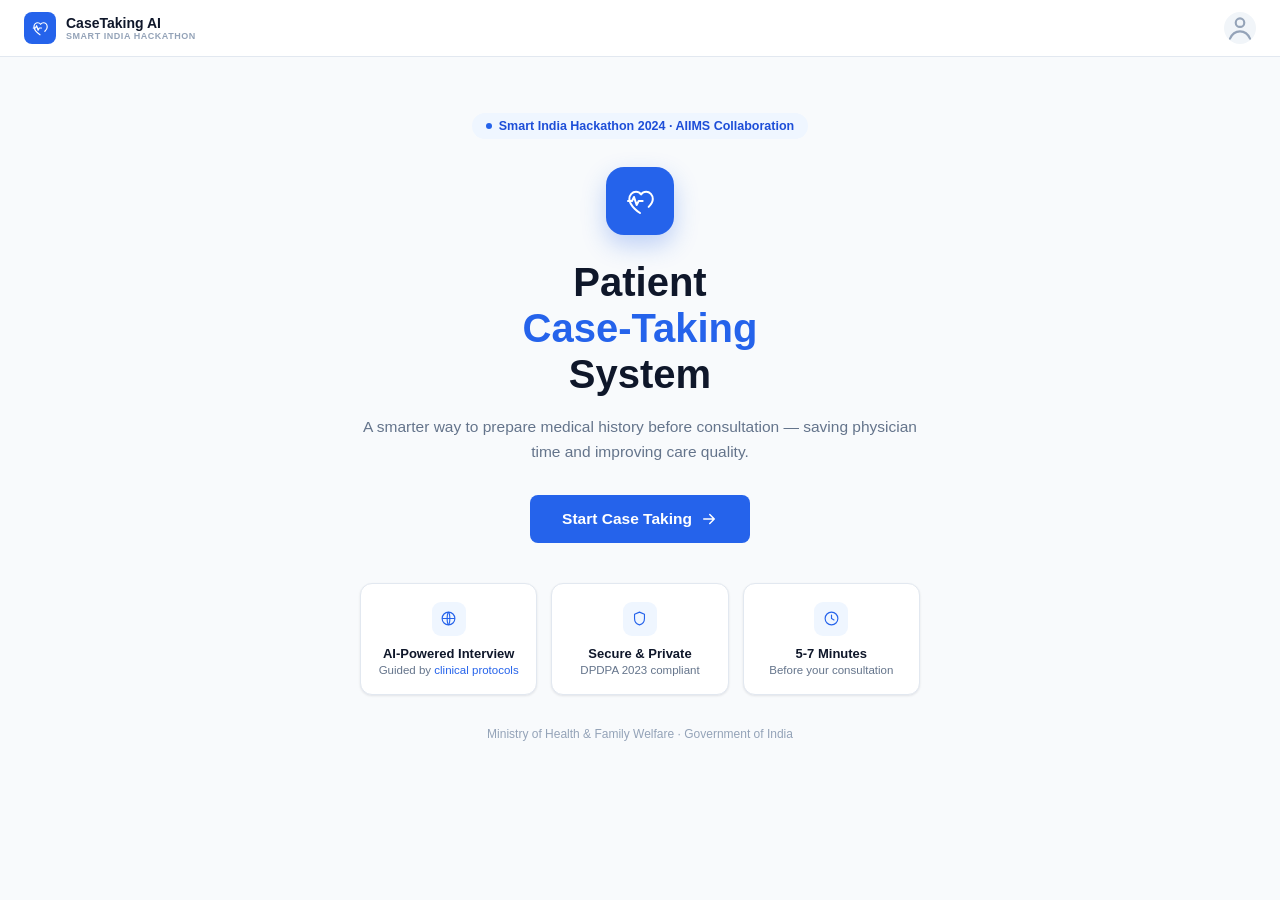
<file: index.html>
<!DOCTYPE html>
<html lang="en">
<head>
<meta charset="UTF-8">
<meta name="viewport" content="width=device-width, initial-scale=1.0">
<title>CaseTaking AI — Patient Case-Taking System</title>
<link rel="stylesheet" href="styles.css">
</head>
<body>
 
<!-- ============ TOP NAVBAR ============ -->
<header class="topbar">
  <div class="brand">
    <div class="brand-icon">
      <svg viewBox="0 0 24 24" fill="none" xmlns="http://www.w3.org/2000/svg">
        <path d="M12 21C12 21 4 15.87 4 10.5C4 7.46 6.24 5 9 5C10.54 5 11.94 5.79 12.8 7.03C13.66 5.79 15.06 5 16.6 5C19.36 5 21.6 7.46 21.6 10.5C21.6 12.6 20.3 14.66 18.5 16.4" stroke="white" stroke-width="1.6" stroke-linecap="round" stroke-linejoin="round"/>
        <path d="M3 12H6L7.5 9L9.5 15L11 12H14" stroke="white" stroke-width="1.6" stroke-linecap="round" stroke-linejoin="round"/>
      </svg>
    </div>
    <div class="brand-text">
      <span class="brand-name">CaseTaking AI</span>
      <span class="brand-sub">SMART INDIA HACKATHON</span>
    </div>
  </div>
 
  <nav class="step-nav" id="stepNav">
    <!-- populated by JS -->
  </nav>
 
  <div class="topbar-right">
    <span class="physician-badge" id="physicianBadge" hidden>Physician Mode</span>
    <div class="avatar-btn">
      <svg viewBox="0 0 24 24" fill="none" xmlns="http://www.w3.org/2000/svg">
        <circle cx="12" cy="8" r="3.2" stroke="#94a3b8" stroke-width="1.6"/>
        <path d="M4.5 20c1.5-3.6 4.6-5.5 7.5-5.5s6 1.9 7.5 5.5" stroke="#94a3b8" stroke-width="1.6" stroke-linecap="round"/>
      </svg>
    </div>
  </div>
</header>
 
<main class="app-main">
 
  <!-- ============ SCREEN 1: LANDING ============ -->
  <section class="screen" id="screen-landing">
    <div class="landing-wrap">
      <div class="eyebrow-pill">
        <span class="dot"></span> Smart India Hackathon 2024 · AIIMS Collaboration
      </div>
 
      <div class="hero-icon">
        <svg viewBox="0 0 24 24" fill="none" xmlns="http://www.w3.org/2000/svg">
          <path d="M12 21C12 21 4 15.87 4 10.5C4 7.46 6.24 5 9 5C10.54 5 11.94 5.79 12.8 7.03C13.66 5.79 15.06 5 16.6 5C19.36 5 21.6 7.46 21.6 10.5C21.6 12.6 20.3 14.66 18.5 16.4" stroke="white" stroke-width="1.5" stroke-linecap="round" stroke-linejoin="round"/>
          <path d="M3 12H6L7.5 9L9.5 15L11 12H14" stroke="white" stroke-width="1.5" stroke-linecap="round" stroke-linejoin="round"/>
        </svg>
      </div>
 
      <h1 class="hero-title">Patient<br><span class="accent">Case-Taking</span><br>System</h1>
 
      <p class="hero-desc">A smarter way to prepare medical history before consultation — saving physician time and improving care quality.</p>
 
      <button class="btn btn-primary btn-lg" id="startBtn">
        Start Case Taking
        <svg viewBox="0 0 24 24" fill="none" width="18" height="18"><path d="M5 12h14M13 6l6 6-6 6" stroke="currentColor" stroke-width="2" stroke-linecap="round" stroke-linejoin="round"/></svg>
      </button>
 
      <div class="feature-cards">
        <div class="feature-card">
          <div class="feature-icon blue">
            <svg viewBox="0 0 24 24" fill="none"><circle cx="12" cy="12" r="9" stroke="#2563eb" stroke-width="1.6"/><path d="M3 12h18M12 3c2.5 2.7 2.5 15.3 0 18M12 3c-2.5 2.7-2.5 15.3 0 18" stroke="#2563eb" stroke-width="1.6"/></svg>
          </div>
          <div class="feature-title">AI-Powered Interview</div>
          <div class="feature-sub">Guided by <a href="#">clinical protocols</a></div>
        </div>
        <div class="feature-card">
          <div class="feature-icon blue">
            <svg viewBox="0 0 24 24" fill="none"><path d="M12 3l7 3v6c0 4.5-3 8-7 9-4-1-7-4.5-7-9V6l7-3z" stroke="#2563eb" stroke-width="1.6" stroke-linejoin="round"/></svg>
          </div>
          <div class="feature-title">Secure &amp; Private</div>
          <div class="feature-sub">DPDPA 2023 compliant</div>
        </div>
        <div class="feature-card">
          <div class="feature-icon blue">
            <svg viewBox="0 0 24 24" fill="none"><circle cx="12" cy="12" r="9" stroke="#2563eb" stroke-width="1.6"/><path d="M12 7v5l3.5 2" stroke="#2563eb" stroke-width="1.6" stroke-linecap="round"/></svg>
          </div>
          <div class="feature-title">5-7 Minutes</div>
          <div class="feature-sub">Before your consultation</div>
        </div>
      </div>
 
      <p class="landing-footer">Ministry of Health &amp; Family Welfare · Government of India</p>
    </div>
  </section>
 
<!-- ============ SCREEN 2: CONSENT FORM ============ -->
  <section class="screen" id="screen-consent">
    <div class="step-wrap">
      <div class="progress-row">
        <div class="progress-track"><div class="progress-fill" style="width:16.6%"></div></div>
      </div>
      <div class="step-meta">
        <span>Step 1 of 6</span>
        <span class="step-meta-title">Consent</span>
      </div>
 
      <h2 class="step-heading">Consent Form</h2>
      <p class="step-subheading">Please review the terms and provide consent before beginning your consultation preparation.</p>
 
      <div class="card consent-card">
        <div class="consent-head">
          <span class="consent-icon">ⓘ</span>
          <span>Informed Consent</span>
        </div>
        <ul class="consent-list">
          <li><span class="tick">✓</span> Your health information will be collected via AI-guided interview</li>
          <li><span class="tick">✓</span> Data is encrypted and shared only with your assigned physician</li>
          <li><span class="tick">✓</span> You may withdraw consent at any time during the session</li>
          <li><span class="tick">✓</span> AI-generated summaries are verified by your doctor before use</li>
          <li><span class="tick amber">✓</span> This system complies with the Digital Personal Data Protection Act, 2023</li>
        </ul>
        <hr class="divider">
        <label class="checkbox-row">
          <input type="checkbox" id="consentCheck">
          <span>I have read and agree to the consent terms. I voluntarily provide my health information for pre-consultation preparation.</span>
        </label>
      </div>
 
      <button class="btn btn-primary btn-block" id="consentContinueBtn" disabled>Continue →</button>
      <p class="helper-text" id="consentHelper">Please accept the consent to proceed</p>
    </div>
  </section>

  <!-- ============ SCREEN 3: PATIENT INFORMATION ============ -->
  <section class="screen" id="screen-patient">
    <div class="step-wrap">
      <div class="progress-row">
        <div class="progress-track"><div class="progress-fill" style="width:33.3%"></div></div>
      </div>
      <div class="step-meta">
        <span>Step 2 of 6</span>
        <span class="step-meta-title">Patient Information</span>
      </div>
 
      <h2 class="step-heading">Patient Information</h2>
      <p class="step-subheading">Please provide your basic details for the medical record.</p>
 
      <div class="card">
        <div class="form-grid-2">
          <div class="field">
            <label>Full Name <span class="req">*</span></label>
            <input type="text" id="patientFullName" placeholder="Rajesh Kumar">
          </div>
          <div class="field">
            <label>Age <span class="req">*</span></label>
            <input type="number" id="patientAge" placeholder="42">
          </div>
        </div>
 
        <div class="field">
          <label>Gender <span class="req">*</span></label>
          <div class="segmented" id="genderSeg">
            <button type="button" class="seg-btn selected" data-gender="Male">Male</button>
            <button type="button" class="seg-btn" data-gender="Female">Female</button>
            <button type="button" class="seg-btn" data-gender="Other">Other</button>
          </div>
          <input type="hidden" id="patientGender" value="Male">
        </div>
 
        <div class="field">
          <label>Phone Number <span class="req">*</span></label>
          <input type="text" id="patientPhone" placeholder="+91 98765 43210">
        </div>
 
        <div class="field">
          <label>Date of Birth</label>
          <input type="text" id="patientDob" placeholder="dd-mm-yyyy">
        </div>
 
        <hr class="divider">
        <div class="section-label">
          <svg viewBox="0 0 24 24" fill="none" width="15" height="15"><path d="M6.6 10.8c1.4 2.8 3.8 5.2 6.6 6.6l2.2-2.2c.3-.3.7-.4 1.1-.3 1.2.4 2.5.6 3.8.6.6 0 1 .5 1 1V20c0 .6-.4 1-1 1C10.6 21 3 13.4 3 4c0-.6.5-1 1-1h3.5c.5 0 1 .4 1 1 0 1.3.2 2.6.6 3.8.1.4 0 .8-.3 1.1L6.6 10.8z" stroke="#64748b" stroke-width="1.4"/></svg>
          Emergency Contact <span class="optional">(optional)</span>
        </div>
 
        <div class="form-grid-2">
          <div class="field">
            <label>Contact Name</label>
            <input type="text" id="patientEmergencyName" placeholder="Priya Kumar">
          </div>
          <div class="field">
            <label>Relationship</label>
            <input type="text" id="patientEmergencyRelation" placeholder="Spouse">
          </div>
        </div>
 
        <div class="field">
          <label>Emergency Phone</label>
          <input type="text" id="patientEmergencyPhone" placeholder="+91 98765 43211">
        </div>
      </div>
 
      <div class="notice-box">
        <span>ⓘ</span> Fields marked * are required. All information is encrypted end-to-end and accessible only to your assigned physician.
      </div>
 
      <button class="btn btn-primary btn-block" id="patientContinueBtn">Continue →</button>
    </div>
  </section>
 
  <!-- ============ SCREEN 4: AI HEALTH INTERVIEW ============ -->
  <section class="screen" id="screen-interview">
    <div class="step-wrap wide">
      <div class="progress-row">
        <div class="progress-track"><div class="progress-fill" style="width:50%"></div></div>
      </div>
      <div class="step-meta">
        <span>Step 3 of 6</span>
        <span class="step-meta-title">AI Health Interview</span>
      </div>
 
      <div class="chat-card">
        <div class="chat-header">
          <div class="chat-header-left">
            <div class="chat-avatar">
              <svg viewBox="0 0 24 24" fill="none" width="18" height="18"><path d="M12 21C12 21 4 15.87 4 10.5C4 7.46 6.24 5 9 5C10.54 5 11.94 5.79 12.8 7.03C13.66 5.79 15.06 5 16.6 5C19.36 5 21.6 7.46 21.6 10.5C21.6 12.6 20.3 14.66 18.5 16.4" stroke="white" stroke-width="1.6" stroke-linecap="round" stroke-linejoin="round"/></svg>
            </div>
            <div>
              <div class="chat-title">AI Health Assistant</div>
              <div class="chat-status"><span class="live-dot"></span> Active · Confidential session</div>
            </div>
          </div>
          <span class="pill-warning">⚠ Not medical advice</span>
        </div>
 
        <div class="chat-body" id="chatBody">
          <!-- messages injected by JS -->
        </div>
 
        <div class="chat-input-row">
          <input type="text" id="chatInput" placeholder="Type your response here...">
          <button class="icon-btn" id="micBtn" title="Voice input">
            <svg viewBox="0 0 24 24" fill="none" width="18" height="18"><rect x="9" y="3" width="6" height="11" rx="3" stroke="#64748b" stroke-width="1.6"/><path d="M5 11a7 7 0 0014 0M12 18v3" stroke="#64748b" stroke-width="1.6" stroke-linecap="round"/></svg>
          </button>
          <button class="icon-btn primary" id="sendBtn" title="Send">
            <svg viewBox="0 0 24 24" fill="none" width="18" height="18"><path d="M4 12l16-7-6 16-3-7-7-2z" stroke="white" stroke-width="1.6" stroke-linejoin="round"/></svg>
          </button>
        </div>
      </div>
 
      <button class="btn btn-primary btn-block" id="finishInterviewBtn">Finish Interview →</button>
    </div>
  </section>
 
  <!-- ============ SCREEN 5: MEDICAL DOCUMENT UPLOAD ============ -->
  <section class="screen" id="screen-documents">
    <div class="step-wrap">
      <div class="progress-row">
        <div class="progress-track"><div class="progress-fill" style="width:66.6%"></div></div>
      </div>
      <div class="step-meta">
        <span>Step 4 of 6</span>
        <span class="step-meta-title">Medical Document Upload</span>
      </div>
 
      <h2 class="step-heading">Upload Medical Records</h2>
      <p class="step-subheading">Upload test reports, prescriptions, or scans (optional but recommended).</p>
 
      <div class="dropzone" id="dropzone">
        <div class="dropzone-icon">
          <svg viewBox="0 0 24 24" fill="none" width="20" height="20"><path d="M12 16V4M7 9l5-5 5 5M4 16v3a1 1 0 001 1h14a1 1 0 001-1v-3" stroke="#475569" stroke-width="1.7" stroke-linecap="round" stroke-linejoin="round"/></svg>
        </div>
        <div class="dropzone-title">Drag &amp; drop files here</div>
        <div class="dropzone-or">or</div>
        <button class="btn btn-outline" id="browseBtn">Browse Files</button>
        <input type="file" id="fileInput" multiple hidden accept=".pdf,.jpg,.jpeg,.png">
        <div class="dropzone-hint">Supported: PDF, JPG, PNG · Max 10 MB per file</div>
      </div>
 
      <div class="uploaded-head">
        <span>Uploaded Documents</span>
        <span class="count-pill" id="fileCount">0 files</span>
      </div>
 
      <div class="uploaded-list" id="uploadedList">
       <!-- populated by JS -->
      </div>
 
      <div class="notice-box success">
        <span>ⓘ</span> Documents are processed with OCR and securely attached to your case record. Only your physician can access them.
      </div>
 
      <div class="btn-row">
        <button class="btn btn-outline btn-block" id="skipDocsBtn">Skip for now</button>
        <button class="btn btn-primary btn-block" id="docsContinueBtn">Continue →</button>
      </div>
    </div>
  </section>
 
  <!-- ============ SCREEN 6: SUMMARY REVIEW ============ -->
  <section class="screen" id="screen-summary">
    <div class="step-wrap">
      <div class="progress-row">
        <div class="progress-track"><div class="progress-fill" style="width:83.3%"></div></div>
      </div>
      <div class="step-meta">
        <span>Step 5 of 6</span>
        <span class="step-meta-title">Medical History Summary</span>
      </div>
 
      <h2 class="step-heading">Summary Review</h2>
      <p class="step-subheading">Review your medical history summary before submission.</p>
 
      <div class="notice-box warning">
        <span>⚠</span>
        <div>
          <div class="notice-title">AI-Generated Draft — Requires Physician Review</div>
          <div>This summary was auto-generated from your interview responses. Your doctor will verify all information before creating an official record.</div>
        </div>
      </div>
 
      <div class="card patient-strip">
        <div class="patient-strip-left">
          <div class="patient-avatar-lg">
            <svg viewBox="0 0 24 24" fill="none" width="20" height="20"><circle cx="12" cy="8" r="3.4" stroke="#64748b" stroke-width="1.6"/><path d="M4.5 20c1.5-3.6 4.6-5.5 7.5-5.5s6 1.9 7.5 5.5" stroke="#64748b" stroke-width="1.6" stroke-linecap="round"/></svg>
          </div>
          <div>
            <div class="patient-name" id="sumName">Rajesh Kumar</div>
            <div class="patient-sub" id="sumMeta">42 years · Male · Case ID: PCT-2024-0847</div>
          </div>
        </div>
        <div class="patient-strip-right">
          <div class="label-sm">Submitted</div>
          <div class="value-sm">24 Aug 2024</div>
        </div>
      </div>
 
      <div class="summary-grid" id="summaryGrid">
        <!-- populated by JS -->
      </div>
 
      <div class="btn-row">
        <button class="btn btn-outline btn-block" id="editSummaryBtn">✎ Edit Summary</button>
        <button class="btn btn-primary btn-block" id="submitPhysicianBtn">Submit to Physician →</button>
      </div>
    </div>
  </section>
 
  <!-- ============ SCREEN 7: PHYSICIAN REVIEW ============ -->
  <section class="screen" id="screen-review">
    <div class="step-wrap extra-wide">
      <div class="review-topbar">
        <div class="review-crumb">Physician Review Panel</div>
        <div class="review-actions">
          <button class="btn btn-outline btn-sm" id="exportPdfBtn">Export PDF</button>
        </div>
      </div>
 
      <div class="review-heading-row">
        <h2 class="step-heading">Patient Case Review</h2>
        <span class="status-pill ready">● Ready for Review</span>
      </div>
 
      <div class="review-layout">
        <!-- LEFT COLUMN -->
        <div class="review-col-left">
          <div class="card patient-card">
            <div class="patient-avatar-lg center">
              <svg viewBox="0 0 24 24" fill="none" width="24" height="24"><circle cx="12" cy="8" r="3.4" stroke="#64748b" stroke-width="1.6"/><path d="M4.5 20c1.5-3.6 4.6-5.5 7.5-5.5s6 1.9 7.5 5.5" stroke="#64748b" stroke-width="1.6" stroke-linecap="round"/></svg>
            </div>
            <div class="patient-name center" id="reviewName">Rajesh Kumar</div>
            <div class="patient-sub center" id="reviewMeta">42 years · Male</div>
            <div class="patient-sub center muted" id="reviewCaseId">PCT-2024-0847</div>
 
            <hr class="divider">
            <div class="info-row"><span>📞</span> <span id="reviewPhone">+91 98765 43210</span></div>
            <div class="info-row"><span>🚨</span> <span id="reviewEmergency">Priya Kumar (Spouse)</span></div>
            <div class="info-row"><span>📅</span> <span id="reviewDate">24 Aug 2024</span></div>
            <div class="info-row"><span>🏥</span> <span>Department: General Medicine</span></div>
            <div class="info-row"><span>👨‍⚕️</span> <span>Consulting Dr: Dr. Rao</span></div>
          </div>
 
          <div class="card allergy-card">
            <div class="card-label danger">⚠ Drug Allergies</div>
            <ul class="allergy-list" id="reviewAllergies">
              <li>Not reported</li>
            </ul>
          </div>
 
          <div class="card">
            <div class="card-label">📎 Attached Reports</div>
            <div id="reviewDocuments">
              <div class="muted">No documents uploaded</div>
            </div>
          </div>
        </div>
 
        <!-- RIGHT COLUMN -->
        <div class="review-col-right">
         <div class="card chief-complaint-card">
            <div class="card-label">CHIEF COMPLAINT</div>
            <div class="chief-complaint-text" id="reviewComplaint">Not reported</div>
            <div class="chief-tags">
              <div class="tag-item"><b>Duration</b><div id="reviewDuration">Not reported</div></div>
              <div class="tag-item"><b>Severity</b><div id="reviewSeverity">Not reported</div></div>
              <div class="tag-item"><b>Onset</b><div id="reviewOnset">Not reported</div></div>
              <div class="tag-item"><b>Trigger</b><div id="reviewTrigger">Not reported</div></div>
            </div>
          </div>
 
          <div class="two-col-cards">
            <div class="card">
              <div class="card-label">⚠ Presenting Symptoms</div>
              <ul class="dot-list" id="reviewSymptoms">
                <li>Not reported</li>
              </ul>
            </div>
            <div class="card">
              <div class="card-label">💊 Current Medications</div>
              <div class="med-item" id="reviewMedications">
                <span class="muted">Not reported</span>
              </div>
          </div>
 
          <div class="two-col-cards">
            <div class="card">
              <div class="card-label">📋 Medical History</div>
              <ul class="dot-list" id="reviewHistory">
                <li>Not reported</li>
              </ul>
            </div>
            <div class="card">
              <div class="card-label">🕓 Previous Treatment</div>
              <p class="prev-treatment-text" id="reviewPreviousTreatment">
                Not reported</p>
            </div>
          </div>
 
          <div class="card ai-summary-card">
            <div class="card-label-row">
              <span class="card-label">🤖 AI Clinical Summary</span>
              <span class="pill-warning">Requires physician verification</span>
            </div>
<p class="ai-summary-text" id="reviewAISummary">
  No clinical summary available.</p>
            <div class="ai-summary-meta">Generated: 24 Aug 2024, 10:09 AM · Model: CaseTaking AI v2.1</div>
          </div>
 
          <div class="btn-row">
            <button class="btn btn-outline btn-block" id="editReviewBtn">✎ Edit Summary</button>
            <button class="btn btn-success btn-block" id="confirmSubmitBtn">✓ Confirm &amp; Submit Record</button>
          </div>
        </div>
      </div>
    </div>
  </section>
 
</main>
 
<script src="script.js"></script>
</body>
</html>
</file>
<file: styles.css>
/* ============================================
   CaseTaking AI — Design System
   ============================================ */

:root {
  --blue-600: #2563eb;
  --blue-700: #1d4ed8;
  --blue-500: #3b82f6;
  --blue-50: #eff6ff;
  --blue-100: #dbeafe;

  --slate-900: #0f172a;
  --slate-700: #334155;
  --slate-600: #475569;
  --slate-500: #64748b;
  --slate-400: #94a3b8;
  --slate-300: #cbd5e1;
  --slate-200: #e2e8f0;
  --slate-100: #f1f5f9;
  --slate-50: #f8fafc;

  --green-600: #16a34a;
  --green-50: #f0fdf4;
  --green-200: #bbf7d0;

  --amber-600: #d97706;
  --amber-50: #fffbeb;
  --amber-200: #fde68a;

  --red-600: #dc2626;
  --red-50: #fef2f2;
  --red-200: #fecaca;

  --radius-sm: 8px;
  --radius-md: 12px;
  --radius-lg: 16px;

  --shadow-card: 0 1px 2px rgba(15, 23, 42, 0.04), 0 1px 3px rgba(15, 23, 42, 0.06);
  --shadow-md: 0 4px 14px rgba(15, 23, 42, 0.08);
}

* { box-sizing: border-box; }

html, body {
  margin: 0;
  padding: 0;
  background: var(--slate-50);
  color: var(--slate-900);
  font-family: "Segoe UI", -apple-system, BlinkMacSystemFont, "Helvetica Neue", Arial, sans-serif;
  -webkit-font-smoothing: antialiased;
}

button {
  font-family: inherit;
  cursor: pointer;
}

input {
  font-family: inherit;
}

a { color: var(--blue-600); text-decoration: none; }
a:hover { text-decoration: underline; }

/* ============ TOP BAR ============ */

.topbar {
  display: flex;
  align-items: center;
  justify-content: space-between;
  gap: 16px;
  background: #fff;
  border-bottom: 1px solid var(--slate-200);
  padding: 12px 24px;
  position: sticky;
  top: 0;
  z-index: 50;
  flex-wrap: wrap;
}

.brand {
  display: flex;
  align-items: center;
  gap: 10px;
  flex-shrink: 0;
}

.brand-icon {
  width: 32px;
  height: 32px;
  background: var(--blue-600);
  border-radius: 8px;
  display: flex;
  align-items: center;
  justify-content: center;
  flex-shrink: 0;
}
.brand-icon svg { width: 18px; height: 18px; }

.brand-text { display: flex; flex-direction: column; line-height: 1.15; }
.brand-name { font-size: 14px; font-weight: 700; color: var(--slate-900); }
.brand-sub { font-size: 9px; font-weight: 700; letter-spacing: 0.06em; color: var(--slate-400); }

.step-nav {
  display: flex;
  align-items: center;
  gap: 4px;
  flex-wrap: wrap;
  justify-content: center;
  flex: 1;
}

.nav-step {
  display: flex;
  align-items: center;
  gap: 6px;
  padding: 6px 12px;
  border-radius: 999px;
  font-size: 12.5px;
  font-weight: 600;
  color: var(--slate-400);
  background: transparent;
  white-space: nowrap;
}

.nav-step .num {
  display: inline-flex;
  align-items: center;
  justify-content: center;
  width: 16px;
  height: 16px;
  border-radius: 50%;
  font-size: 10px;
}

.nav-step.done { color: var(--green-600); }
.nav-step.done .num::before { content: "✓"; }

.nav-step.active {
  background: var(--blue-600);
  color: #fff;
}
.nav-step.active .num { background: rgba(255,255,255,0.25); }

.nav-step.upcoming { color: var(--slate-300); }
.nav-step.upcoming .num { background: var(--slate-100); }

.nav-chevron { color: var(--slate-300); font-size: 12px; margin: 0 -2px; }

.topbar-right { display: flex; align-items: center; gap: 12px; flex-shrink: 0; }

.physician-badge {
  background: var(--blue-50);
  color: var(--blue-700);
  border: 1px solid var(--blue-100);
  font-size: 12px;
  font-weight: 700;
  padding: 5px 12px;
  border-radius: 999px;
}

.avatar-btn {
  width: 32px;
  height: 32px;
  border-radius: 50%;
  background: var(--slate-100);
  display: flex;
  align-items: center;
  justify-content: center;
}

/* ============ LAYOUT ============ */

.app-main {
  max-width: 1180px;
  margin: 0 auto;
  padding: 32px 20px 64px;
}

.screen { display: none; }
.screen.active { display: block; animation: fadeIn 0.25s ease; }

@keyframes fadeIn {
  from { opacity: 0; transform: translateY(6px); }
  to { opacity: 1; transform: translateY(0); }
}

.step-wrap {

  max-width: 820px;

  margin: 0 auto;

}

.step-wrap.wide { max-width: 1050px; }

.step-wrap.extra-wide { max-width: 1280px; }

.progress-row { margin-bottom: 6px; }
.progress-track {
  height: 6px;
  background: var(--slate-200);
  border-radius: 999px;
  overflow: hidden;
}
.progress-fill {
  height: 100%;
  background: var(--blue-600);
  border-radius: 999px;
  transition: width 0.3s ease;
}

.step-meta {
  display: flex;
  justify-content: space-between;
  font-size: 12.5px;
  color: var(--slate-500);
  margin-bottom: 22px;
}
.step-meta-title { color: var(--blue-600); font-weight: 600; }

.step-heading {
  font-size: 22px;
  font-weight: 700;
  margin: 0 0 6px;
  color: var(--slate-900);
}
.step-subheading {
  font-size: 14px;
  color: var(--slate-500);
  margin: 0 0 20px;
}

/* ============ CARD ============ */

.card {
  background: #fff;
  border: 1px solid var(--slate-200);
  border-radius: var(--radius-md);
  box-shadow: var(--shadow-card);
  padding: 22px;
  margin-bottom: 18px;
}

.divider {
  border: none;
  border-top: 1px solid var(--slate-200);
  margin: 18px 0;
}

/* ============ BUTTONS ============ */

.btn {
  display: inline-flex;
  align-items: center;
  justify-content: center;
  gap: 8px;
  border: none;
  border-radius: var(--radius-sm);
  font-weight: 600;
  font-size: 14.5px;
  padding: 12px 22px;
  transition: background 0.15s ease, opacity 0.15s ease, transform 0.1s ease;
}
.btn:active { transform: translateY(1px); }

.btn-primary {
  background: var(--blue-600);
  color: #fff;
}
.btn-primary:hover { background: var(--blue-700); }
.btn-primary:disabled {
  background: var(--slate-300);
  cursor: not-allowed;
}

.btn-outline {
  background: #fff;
  color: var(--slate-700);
  border: 1px solid var(--slate-300);
}
.btn-outline:hover { background: var(--slate-50); }

.btn-success {
  background: var(--green-600);
  color: #fff;
}
.btn-success:hover { background: #15803d; }

.btn-block { width: 100%; }
.btn-lg { padding: 15px 32px; font-size: 15.5px; }
.btn-sm { padding: 8px 14px; font-size: 13px; }

.btn-row {
  display: flex;
  gap: 12px;
}
.btn-row .btn-block { flex: 1; }

.helper-text {
  text-align: center;
  font-size: 12.5px;
  color: var(--slate-400);
  margin-top: 10px;
}

/* ============ SCREEN 1: LANDING ============ */

.landing-wrap {
  text-align: center;
  max-width: 560px;
  margin: 24px auto 0;
}

.eyebrow-pill {
  display: inline-flex;
  align-items: center;
  gap: 7px;
  background: var(--blue-50);
  color: var(--blue-700);
  font-size: 12.5px;
  font-weight: 600;
  padding: 6px 14px;
  border-radius: 999px;
  margin-bottom: 28px;
}
.eyebrow-pill .dot {
  width: 6px; height: 6px; border-radius: 50%;
  background: var(--blue-600); display: inline-block;
}

.hero-icon {
  width: 68px; height: 68px;
  background: var(--blue-600);
  border-radius: 18px;
  display: flex; align-items: center; justify-content: center;
  margin: 0 auto 24px;
  box-shadow: 0 10px 24px rgba(37, 99, 235, 0.28);
}
.hero-icon svg { width: 32px; height: 32px; }

.hero-title {
  font-size: 40px;
  line-height: 1.15;
  font-weight: 800;
  color: var(--slate-900);
  margin: 0 0 18px;
}
.hero-title .accent { color: var(--blue-600); }

.hero-desc {
  font-size: 15.5px;
  color: var(--slate-500);
  line-height: 1.6;
  margin: 0 0 30px;
}

.feature-cards {
  display: grid;
  grid-template-columns: repeat(3, 1fr);
  gap: 14px;
  margin: 40px 0 32px;
}

.feature-card {
  background: #fff;
  border: 1px solid var(--slate-200);
  border-radius: var(--radius-md);
  padding: 18px 12px;
  box-shadow: var(--shadow-card);
}

.feature-icon {
  width: 34px; height: 34px;
  border-radius: 9px;
  display: flex; align-items: center; justify-content: center;
  margin: 0 auto 10px;
}
.feature-icon.blue { background: var(--blue-50); }
.feature-icon svg { width: 17px; height: 17px; }

.feature-title { font-size: 13px; font-weight: 700; color: var(--slate-900); margin-bottom: 3px; }
.feature-sub { font-size: 11.5px; color: var(--slate-500); }

.landing-footer {
  font-size: 12px;
  color: var(--slate-400);
  margin-top: 8px;
}

/* ============ SCREEN 2: LANGUAGE & CONSENT ============ */

.lang-grid {
  display: grid;
  grid-template-columns: 1fr 1fr;
  gap: 14px;
  margin-bottom: 18px;
}

.lang-card {
  position: relative;
  text-align: left;
  background: #fff;
  border: 2px solid var(--slate-200);
  border-radius: var(--radius-md);
  padding: 16px;
  display: flex;
  flex-direction: column;
  gap: 3px;
}
.lang-card.selected {
  border-color: var(--blue-600);
  background: var(--blue-50);
}

.lang-flag {
  font-size: 11px;
  font-weight: 700;
  color: var(--slate-500);
  margin-bottom: 6px;
}

.lang-check {
  position: absolute;
  top: 14px; right: 14px;
  width: 18px; height: 18px;
  border-radius: 50%;
  background: var(--slate-200);
  color: transparent;
  font-size: 11px;
  display: flex; align-items: center; justify-content: center;
}
.lang-card.selected .lang-check {
  background: var(--blue-600);
  color: #fff;
}

.lang-name { font-size: 15px; font-weight: 700; color: var(--slate-900); }
.lang-note { font-size: 12px; color: var(--slate-500); }

.consent-card { padding: 20px 22px; }

.consent-head {
  display: flex;
  align-items: center;
  gap: 8px;
  font-weight: 700;
  font-size: 14.5px;
  color: var(--slate-900);
  margin-bottom: 14px;
}
.consent-icon {
  color: var(--blue-600);
  font-size: 15px;
}

.consent-list {
  list-style: none;
  margin: 0;
  padding: 0;
  display: flex;
  flex-direction: column;
  gap: 10px;
}
.consent-list li {
  display: flex;
  align-items: flex-start;
  gap: 8px;
  font-size: 13.5px;
  color: var(--slate-600);
  line-height: 1.45;
}
.tick { color: var(--green-600); font-weight: 700; flex-shrink: 0; margin-top: 1px; }
.tick.amber { color: var(--amber-600); }

.checkbox-row {
  display: flex;
  align-items: flex-start;
  gap: 10px;
  font-size: 13.5px;
  color: var(--slate-700);
  line-height: 1.5;
  cursor: pointer;
}
.checkbox-row input {
  margin-top: 3px;
  width: 16px; height: 16px;
  accent-color: var(--blue-600);
  flex-shrink: 0;
}

/* ============ SCREEN 3: PATIENT INFORMATION ============ */

.form-grid-2 {
  display: grid;
  grid-template-columns: 1fr 1fr;
  gap: 16px;
}

.field { margin-bottom: 16px; }
.field label {
  display: block;
  font-size: 13px;
  font-weight: 600;
  color: var(--slate-700);
  margin-bottom: 6px;
}
.req { color: var(--red-600); }
.optional { color: var(--slate-400); font-weight: 400; }

.field input,
input[type="text"],
input[type="number"] {
  width: 100%;
  padding: 10px 13px;
  border: 1px solid var(--slate-300);
  border-radius: var(--radius-sm);
  font-size: 14px;
  color: var(--slate-900);
  background: #fff;
  outline: none;
  transition: border-color 0.15s ease, box-shadow 0.15s ease;
}
.field input::placeholder { color: var(--slate-400); }
.field input:focus {
  border-color: var(--blue-500);
  box-shadow: 0 0 0 3px var(--blue-100);
}

.segmented {
  display: grid;
  grid-template-columns: repeat(3, 1fr);
  gap: 10px;
}
.seg-btn {
  padding: 10px;
  border: 1px solid var(--slate-300);
  border-radius: var(--radius-sm);
  background: #fff;
  font-size: 14px;
  font-weight: 600;
  color: var(--slate-600);
}
.seg-btn.selected {
  border-color: var(--blue-600);
  background: var(--blue-50);
  color: var(--blue-700);
}

.section-label {
  display: flex;
  align-items: center;
  gap: 7px;
  font-size: 13.5px;
  font-weight: 700;
  color: var(--slate-700);
  margin-bottom: 14px;
}

.notice-box {
  display: flex;
  align-items: flex-start;
  gap: 8px;
  background: var(--amber-50);
  border: 1px solid var(--amber-200);
  color: #92400e;
  border-radius: var(--radius-sm);
  padding: 12px 14px;
  font-size: 13px;
  line-height: 1.5;
  margin-bottom: 18px;
}
.notice-box.success {
  background: var(--green-50);
  border-color: var(--green-200);
  color: #166534;
}
.notice-box.warning {
  background: var(--amber-50);
  border-color: var(--amber-200);
  color: #92400e;
}
.notice-title { font-weight: 700; margin-bottom: 3px; color: #78350f; }

/* ============ SCREEN 4: AI INTERVIEW ============ */

.chat-card {
  background: #fff;
  border: 1px solid var(--slate-200);
  border-radius: var(--radius-md);
  box-shadow: var(--shadow-card);
  overflow: hidden;
  margin-bottom: 18px;
}

.chat-header {
  display: flex;
  align-items: center;
  justify-content: space-between;
  padding: 14px 18px;
  border-bottom: 1px solid var(--slate-200);
  flex-wrap: wrap;
  gap: 8px;
}
.chat-header-left { display: flex; align-items: center; gap: 10px; }
.chat-avatar {
  width: 34px; height: 34px;
  background: var(--blue-600);
  border-radius: 9px;
  display: flex; align-items: center; justify-content: center;
  flex-shrink: 0;
}
.chat-title { font-size: 14px; font-weight: 700; color: var(--slate-900); }
.chat-status { font-size: 12px; color: var(--green-600); display: flex; align-items: center; gap: 5px; }
.live-dot { width: 6px; height: 6px; border-radius: 50%; background: var(--green-600); }

.pill-warning {
  background: var(--amber-50);
  color: var(--amber-600);
  border: 1px solid var(--amber-200);
  font-size: 11.5px;
  font-weight: 600;
  padding: 4px 10px;
  border-radius: 999px;
  white-space: nowrap;
}

.chat-body {
  padding: 18px;
  display: flex;
  flex-direction: column;
  gap: 16px;
  max-height: 440px;
  overflow-y: auto;
  background: var(--slate-50);
}

.msg-row { display: flex; gap: 10px; align-items: flex-start; max-width: 85%; }
.msg-row.user { align-self: flex-end; flex-direction: row-reverse; }

.msg-avatar {
  width: 28px; height: 28px;
  border-radius: 50%;
  flex-shrink: 0;
  display: flex; align-items: center; justify-content: center;
  background: var(--blue-600);
}
.msg-row.user .msg-avatar { background: var(--slate-300); }
.msg-avatar svg { width: 14px; height: 14px; }

.msg-bubble {
  background: #fff;
  border: 1px solid var(--slate-200);
  border-radius: 12px;
  padding: 11px 14px;
  font-size: 14px;
  line-height: 1.5;
  color: var(--slate-800);
}
.msg-row.user .msg-bubble {
  background: var(--blue-600);
  color: #fff;
  border-color: var(--blue-600);
}
.msg-time { font-size: 10.5px; color: var(--slate-400); margin-top: 4px; }
.msg-row.user .msg-col { align-items: flex-end; }
.msg-col { display: flex; flex-direction: column; }

.chat-input-row {
  display: flex;
  align-items: center;
  gap: 8px;
  padding: 12px 14px;
  border-top: 1px solid var(--slate-200);
}
.chat-input-row input {
  flex: 1;
  border: 1px solid var(--slate-300);
  border-radius: 999px;
  padding: 10px 16px;
  font-size: 14px;
  outline: none;
}
.chat-input-row input:focus { border-color: var(--blue-500); }

.icon-btn {
  width: 36px; height: 36px;
  border-radius: 50%;
  border: 1px solid var(--slate-300);
  background: #fff;
  display: flex; align-items: center; justify-content: center;
  flex-shrink: 0;
}
.icon-btn.primary {
  background: var(--blue-600);
  border-color: var(--blue-600);
}

/* ============ SCREEN 5: DOCUMENT UPLOAD ============ */

.dropzone {
  background: #fff;
  border: 2px dashed var(--slate-300);
  border-radius: var(--radius-md);
  text-align: center;
  padding: 40px 20px;
  margin-bottom: 22px;
  transition: border-color 0.15s ease, background 0.15s ease;
}
.dropzone.drag-over {
  border-color: var(--blue-500);
  background: var(--blue-50);
}

.dropzone-icon {
  width: 44px; height: 44px;
  background: var(--slate-100);
  border-radius: 10px;
  display: flex; align-items: center; justify-content: center;
  margin: 0 auto 14px;
}

.dropzone-title { font-size: 15px; font-weight: 700; color: var(--slate-900); margin-bottom: 6px; }
.dropzone-or { font-size: 12.5px; color: var(--slate-400); margin-bottom: 14px; }
.dropzone-hint { font-size: 12px; color: var(--slate-400); margin-top: 14px; }

.uploaded-head {
  display: flex;
  align-items: center;
  justify-content: space-between;
  margin-bottom: 12px;
  font-size: 13.5px;
  font-weight: 700;
  color: var(--slate-700);
}
.count-pill {
  background: var(--slate-100);
  color: var(--slate-500);
  font-size: 11.5px;
  font-weight: 600;
  padding: 3px 10px;
  border-radius: 999px;
}

.uploaded-list { display: flex; flex-direction: column; gap: 10px; margin-bottom: 22px; }

.uploaded-item {
  display: flex;
  align-items: center;
  gap: 12px;
  background: #fff;
  border: 1px solid var(--slate-200);
  border-radius: var(--radius-sm);
  padding: 12px 14px;
}
.file-icon {
  width: 34px; height: 34px;
  border-radius: 8px;
  display: flex; align-items: center; justify-content: center;
  font-size: 15px;
  flex-shrink: 0;
}
.file-icon.pdf { background: #fee2e2; color: #dc2626; }
.file-icon.img { background: var(--blue-50); color: var(--blue-600); }

.file-meta { flex: 1; min-width: 0; }
.file-name { font-size: 13.5px; font-weight: 600; color: var(--slate-900); overflow: hidden; text-overflow: ellipsis; white-space: nowrap; }
.file-sub { font-size: 11.5px; color: var(--slate-400); }

.file-status {
  display: flex;
  align-items: center;
  gap: 10px;
  flex-shrink: 0;
}
.status-uploaded { font-size: 12px; color: var(--green-600); font-weight: 600; display: flex; align-items: center; gap: 4px; }
.remove-file {
  background: none;
  border: none;
  color: var(--slate-400);
  font-size: 16px;
  line-height: 1;
  padding: 2px;
}
.remove-file:hover { color: var(--red-600); }

/* ============ SCREEN 6: SUMMARY REVIEW ============ */

.patient-strip {
  display: flex;
  align-items: center;
  justify-content: space-between;
  flex-wrap: wrap;
  gap: 10px;
}
.patient-strip-left { display: flex; align-items: center; gap: 12px; }
.patient-avatar-lg {
  width: 44px; height: 44px;
  border-radius: 50%;
  background: var(--slate-100);
  display: flex; align-items: center; justify-content: center;
  flex-shrink: 0;
}
.patient-avatar-lg.center { margin: 0 auto 10px; }

.patient-name { font-size: 15px; font-weight: 700; color: var(--slate-900); }
.patient-name.center { text-align: center; }
.patient-sub { font-size: 12.5px; color: var(--slate-500); }
.patient-sub.center { text-align: center; }
.patient-sub.muted { color: var(--slate-400); font-size: 12px; }

.label-sm { font-size: 11px; color: var(--slate-400); text-align: right; }
.value-sm { font-size: 13px; font-weight: 600; color: var(--slate-700); text-align: right; }

.summary-grid {
  display: grid;
  grid-template-columns: 1fr 1fr;
  gap: 14px;
  margin-bottom: 22px;
}
.summary-card {
  background: #fff;
  border: 1px solid var(--slate-200);
  border-left: 3px solid var(--blue-500);
  border-radius: var(--radius-sm);
  padding: 14px 16px;
}
.summary-card.full { grid-column: 1 / -1; }
.summary-card .card-label { font-size: 11px; font-weight: 700; letter-spacing: 0.03em; color: var(--slate-500); text-transform: uppercase; margin-bottom: 6px; display: flex; align-items: center; gap: 6px; }
.summary-card .card-value { font-size: 13.5px; color: var(--slate-800); line-height: 1.5; }

.summary-card.red { border-left-color: var(--red-600); }
.summary-card.amber { border-left-color: var(--amber-600); }
.summary-card.green { border-left-color: var(--green-600); }
.summary-card.purple { border-left-color: #9333ea; }

/* ============ SCREEN 7: PHYSICIAN REVIEW ============ */

.review-topbar {
  display: flex;
  align-items: center;
  justify-content: space-between;
  margin-bottom: 14px;
}
.review-crumb { font-size: 13px; color: var(--slate-500); font-weight: 600; }

.review-heading-row {
  display: flex;
  align-items: center;
  justify-content: space-between;
  margin-bottom: 22px;
  flex-wrap: wrap;
  gap: 10px;
}
.status-pill {
  font-size: 12px;
  font-weight: 700;
  padding: 5px 12px;
  border-radius: 999px;
}
.status-pill.ready {
  background: var(--green-50);
  color: var(--green-600);
  border: 1px solid var(--green-200);
}

.review-layout {
  display: grid;
  grid-template-columns: 280px 1fr;
  gap: 20px;
  align-items: start;
}

.patient-card { text-align: left; }

.info-row {
  display: flex;
  align-items: center;
  gap: 10px;
  font-size: 13px;
  color: var(--slate-600);
  margin-bottom: 10px;
}
.info-row span:first-child { flex-shrink: 0; width: 18px; text-align: center; }

.allergy-card { background: var(--red-50); border-color: var(--red-200); }
.card-label {
  font-size: 12px;
  font-weight: 700;
  color: var(--slate-500);
  text-transform: uppercase;
  letter-spacing: 0.03em;
  margin-bottom: 10px;
}
.card-label.danger { color: var(--red-600); }
.allergy-list { list-style: none; margin: 0; padding: 0; font-size: 13px; color: #991b1b; display: flex; flex-direction: column; gap: 6px; }

.report-row {
  display: flex;
  align-items: center;
  justify-content: space-between;
  font-size: 13px;
  color: var(--slate-700);
  padding: 8px 0;
  border-bottom: 1px solid var(--slate-100);
}
.report-row:last-child { border-bottom: none; }
.view-link { color: var(--blue-600); cursor: pointer; }

.chief-complaint-card { background: var(--blue-50); border-color: var(--blue-100); }
.chief-complaint-text { font-size: 15px; font-weight: 600; color: var(--slate-900); line-height: 1.5; margin-bottom: 16px; }
.chief-tags {
  display: grid;
  grid-template-columns: repeat(4, 1fr);
  gap: 10px;
}
.chief-tags span {
  background: #fff;
  border: 1px solid var(--blue-100);
  border-radius: var(--radius-sm);
  padding: 8px 10px;
  font-size: 12px;
  color: var(--slate-600);
}
.chief-tags b { font-size: 11px; color: var(--slate-400); font-weight: 600; text-transform: uppercase; }

.two-col-cards {
  display: grid;
  grid-template-columns: 1fr 1fr;
  gap: 16px;
  margin-bottom: 16px;
}

.dot-list { list-style: disc; margin: 0; padding-left: 18px; font-size: 13px; color: var(--slate-600); display: flex; flex-direction: column; gap: 6px; }

.med-item { font-size: 13px; color: var(--slate-700); margin-bottom: 10px; line-height: 1.5; }
.med-item:last-child { margin-bottom: 0; }
.muted { color: var(--slate-400); font-size: 12px; }

.prev-treatment-text { font-size: 13px; color: var(--slate-600); line-height: 1.6; margin: 0; }

.ai-summary-card { background: var(--slate-50); margin-bottom: 20px; }
.card-label-row { display: flex; align-items: center; justify-content: space-between; margin-bottom: 10px; flex-wrap: wrap; gap: 8px; }
.card-label-row .card-label { margin-bottom: 0; text-transform: none; font-size: 13.5px; color: var(--slate-800); }
.ai-summary-text { font-size: 13.5px; color: var(--slate-700); line-height: 1.65; margin: 0 0 12px; }
.ai-summary-meta { font-size: 11.5px; color: var(--slate-400); }

/* ============ RESPONSIVE ============ */

@media (max-width: 860px) {
  .review-layout { grid-template-columns: 1fr; }
  .two-col-cards { grid-template-columns: 1fr; }
  .chief-tags { grid-template-columns: repeat(2, 1fr); }
}

@media (max-width: 700px) {
  .topbar { padding: 10px 14px; }
  .step-nav { order: 3; width: 100%; justify-content: flex-start; overflow-x: auto; padding-top: 8px; }
  .app-main { padding: 22px 14px 48px; }
  .hero-title { font-size: 30px; }
  .feature-cards { grid-template-columns: 1fr; }
  .form-grid-2 { grid-template-columns: 1fr; }
  .lang-grid { grid-template-columns: 1fr; }
  .summary-grid { grid-template-columns: 1fr; }
  .btn-row { flex-direction: column; }
  .patient-strip { flex-direction: column; align-items: flex-start; }
  .patient-strip-right { text-align: left; }
  .label-sm, .value-sm { text-align: left; }
}
</file>
